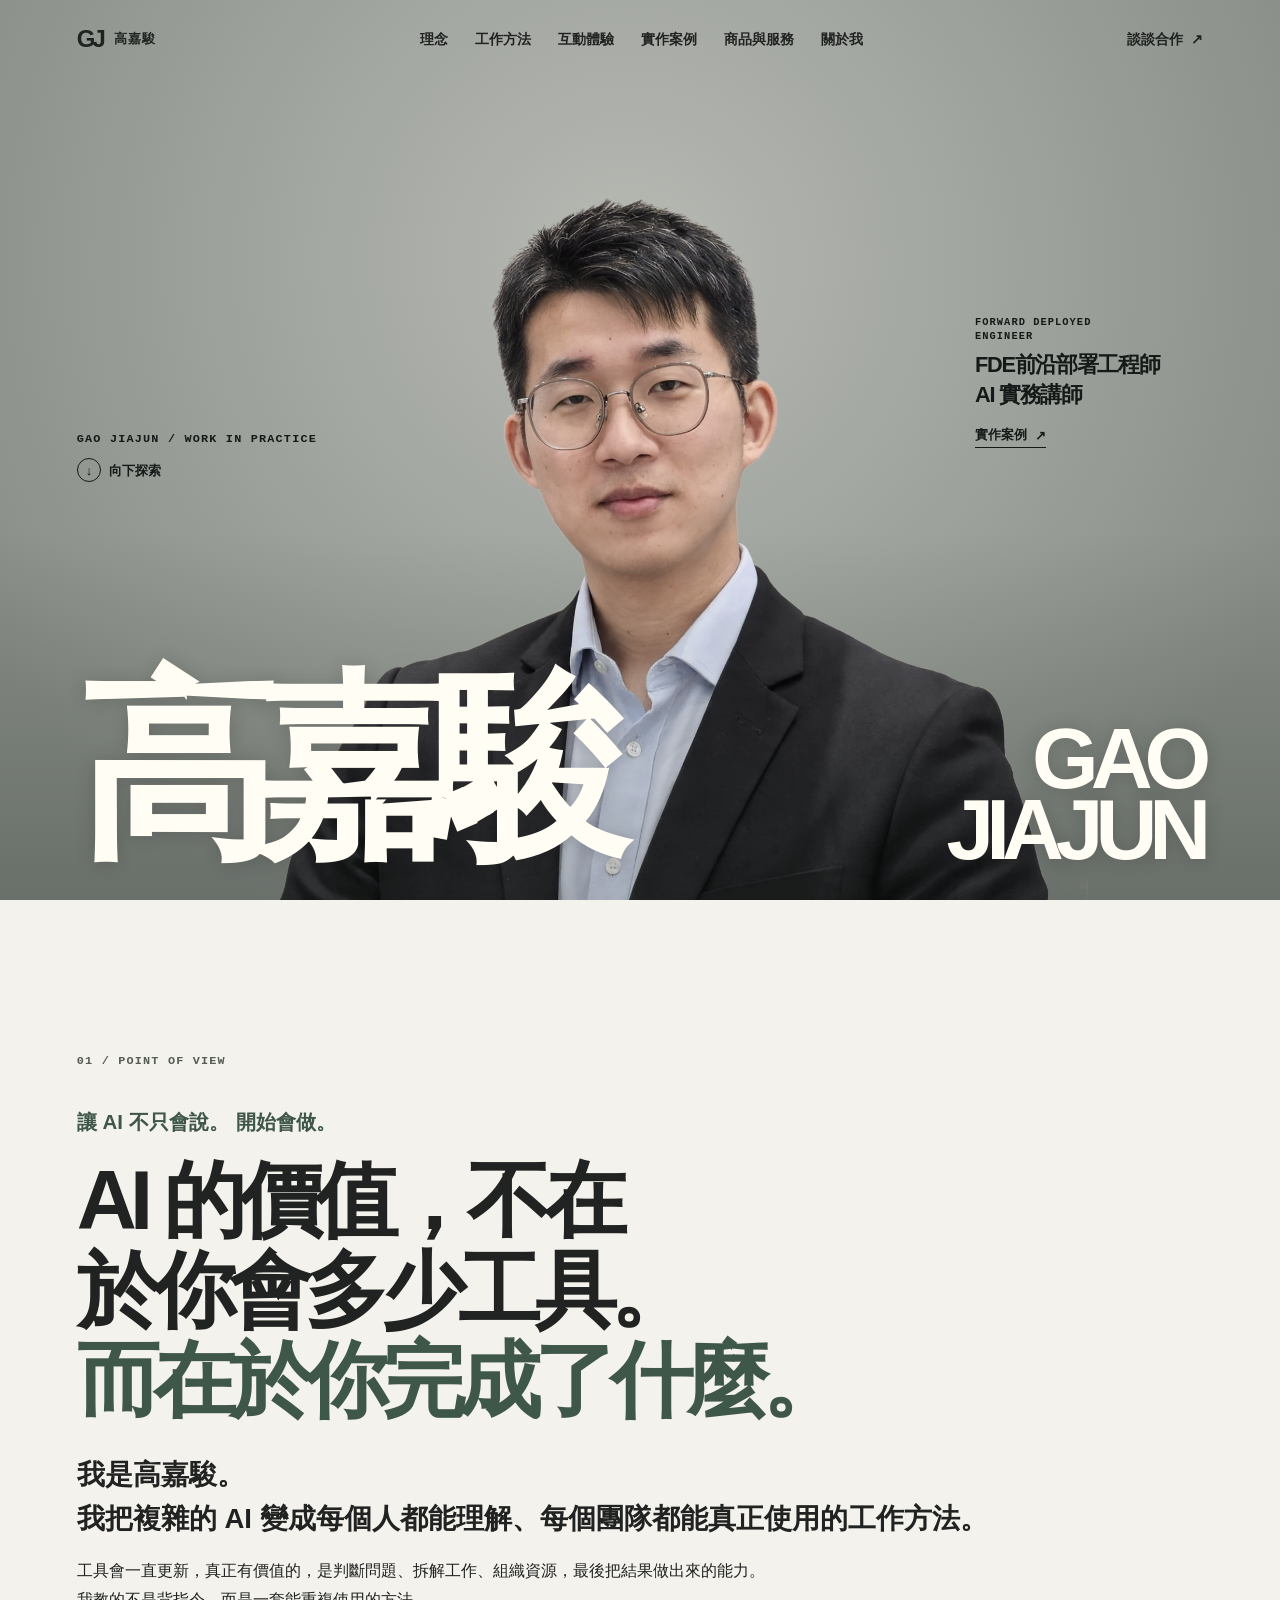
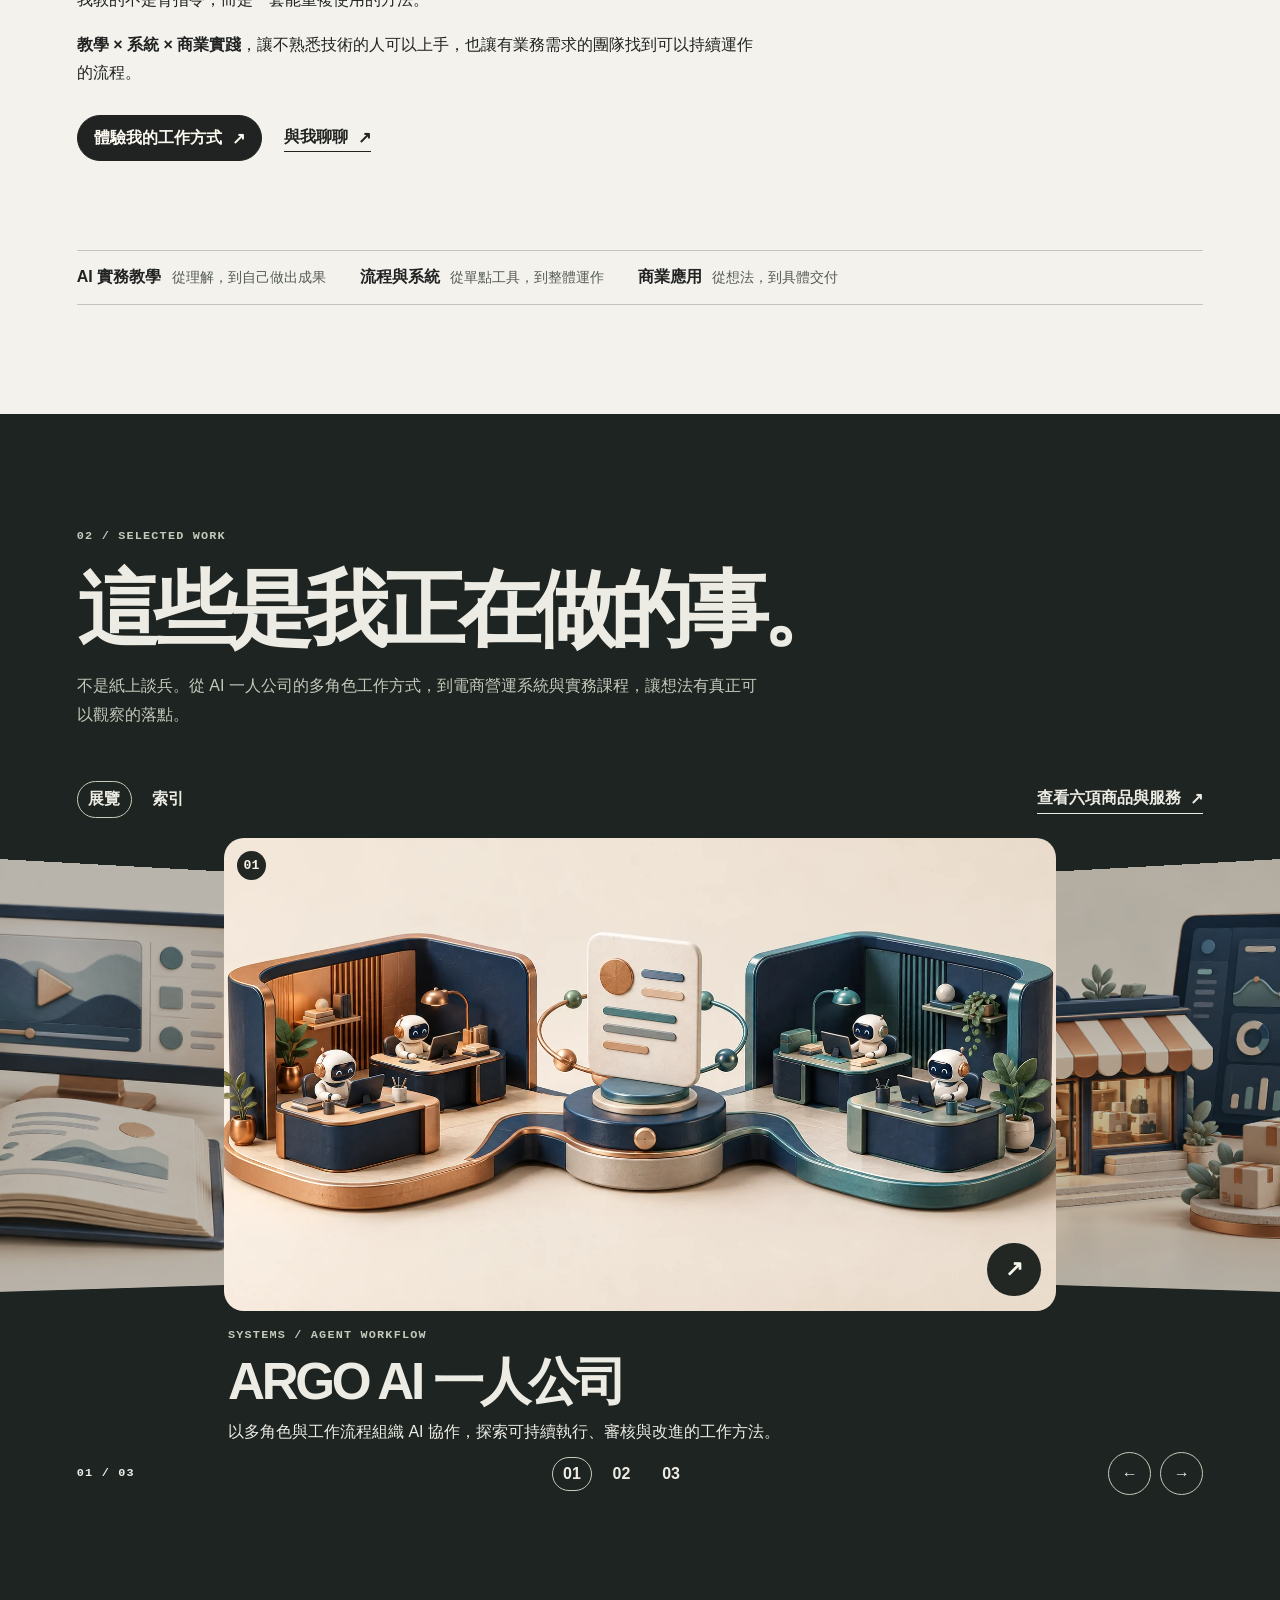
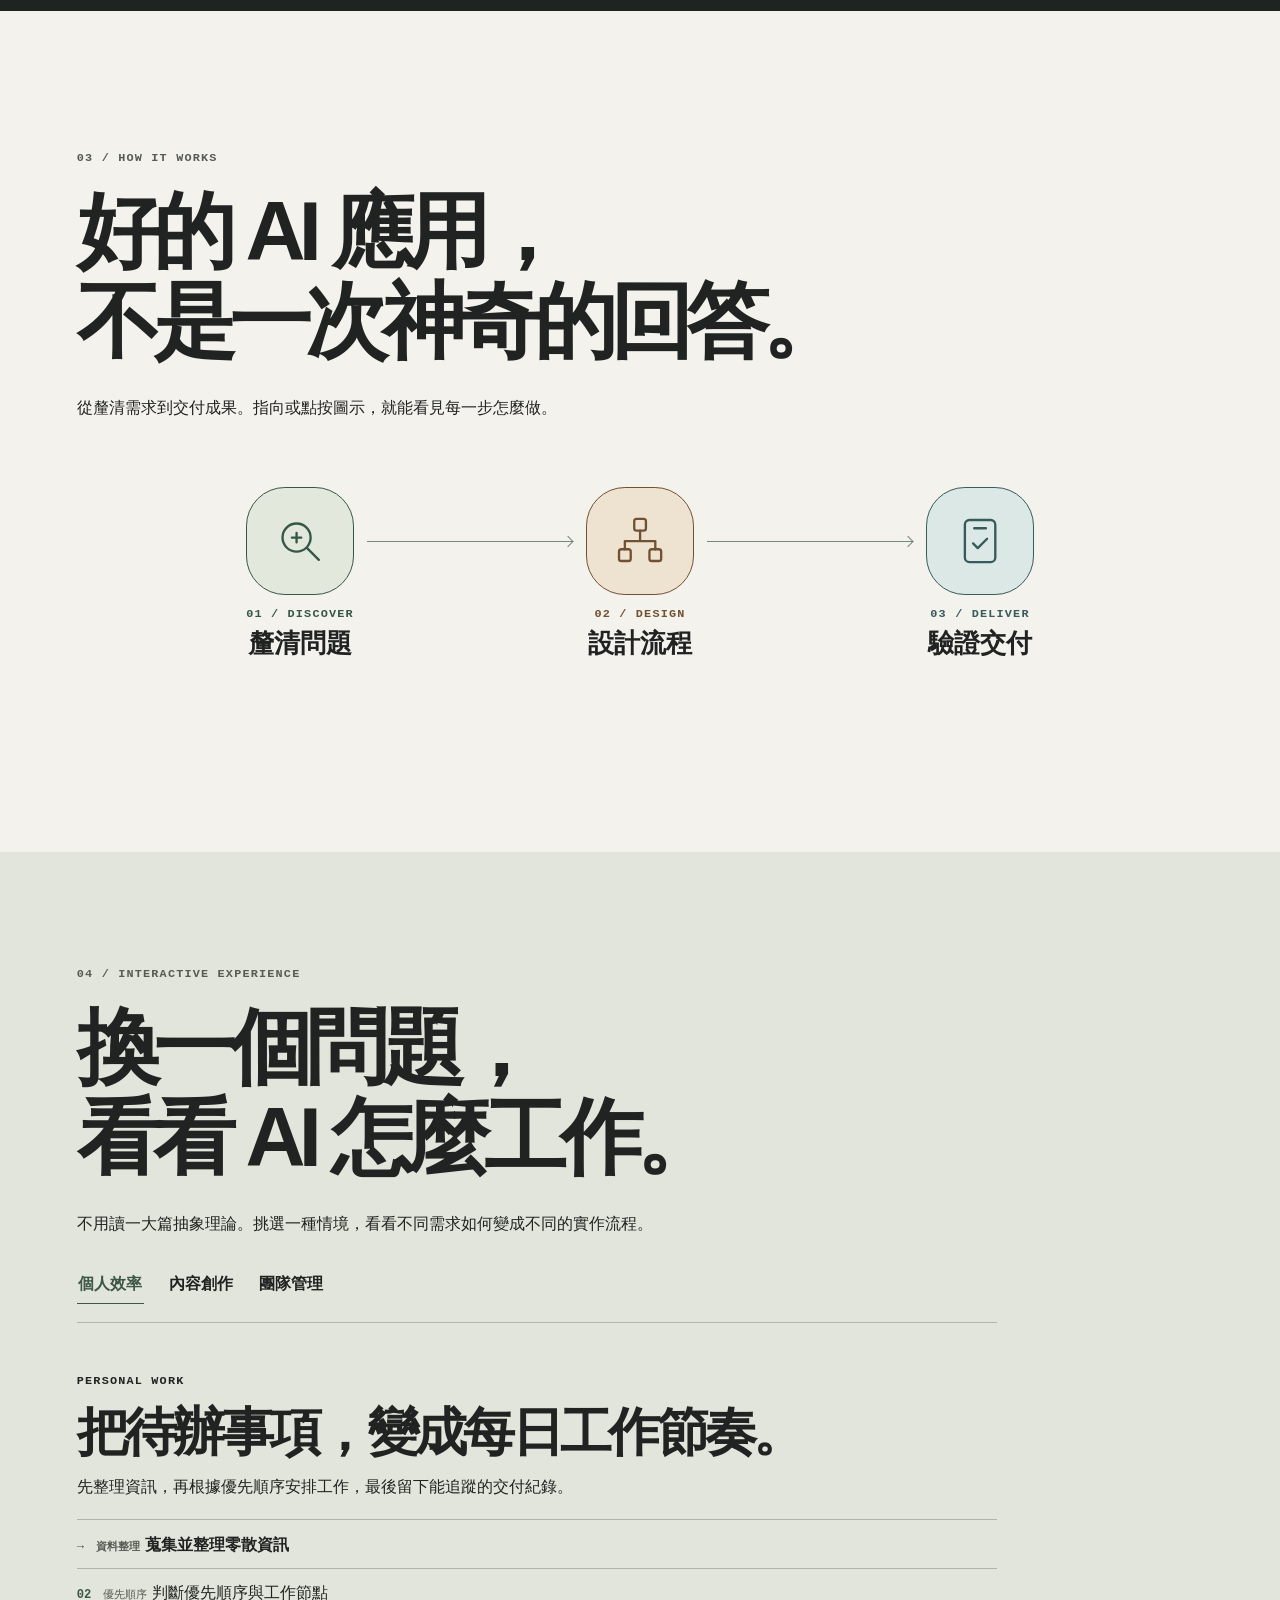
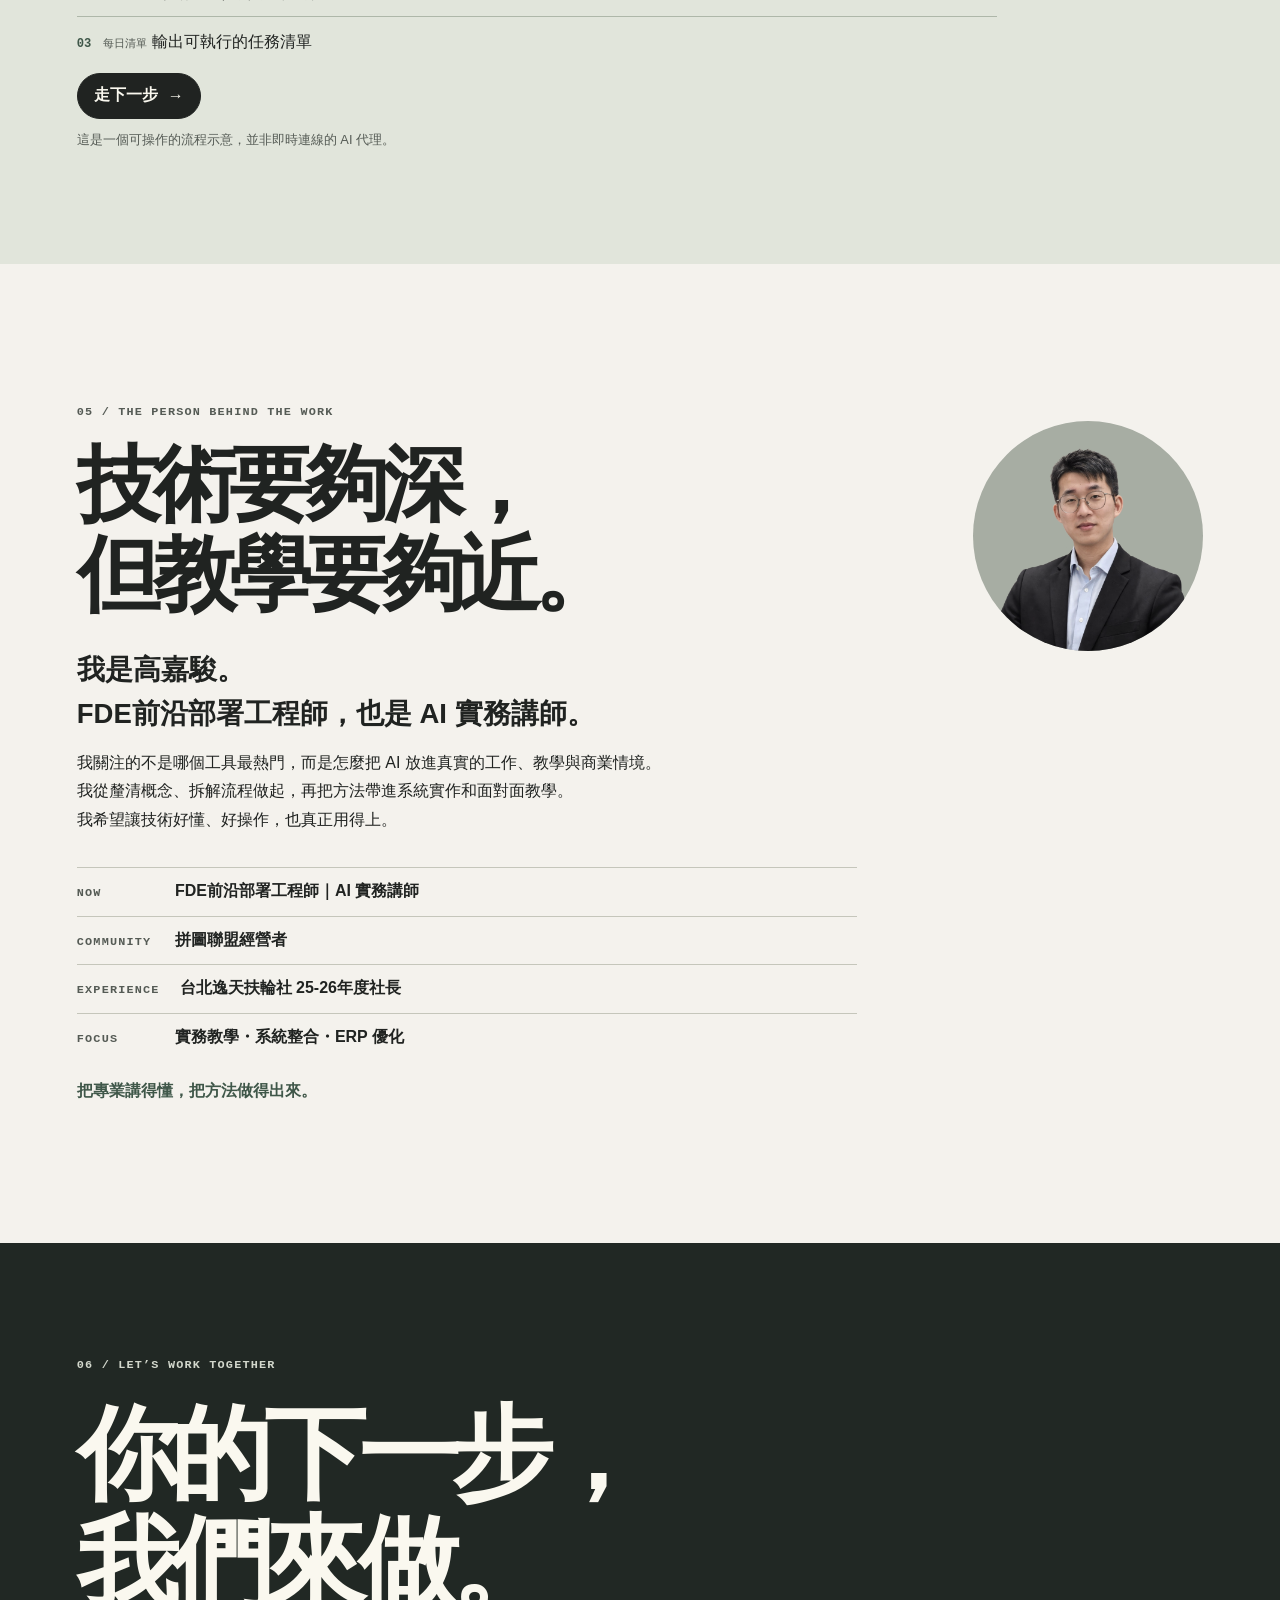
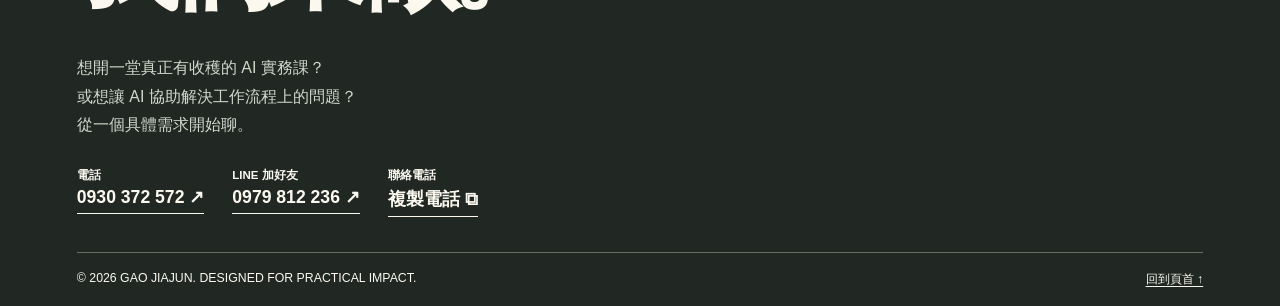
<file: index.html>
<!doctype html>
<html lang="zh-Hant">
<head>
  <meta charset="UTF-8">
  <meta name="viewport" content="width=device-width, initial-scale=1, viewport-fit=cover">
  <meta name="theme-color" content="#858986">
  <meta name="description" content="高嘉駿｜FDE前沿部署工程師與 AI 實務講師。從 AI 教學、工作流程到系統整合，協助個人與企業讓 AI 真正落地。">
  <title>高嘉駿 Gao Jiajun｜FDE前沿部署工程師・實務講師</title>
  <link rel="canonical" href="https://kuen0411.github.io/gao-jiajun-website/">
  <meta property="og:url" content="https://kuen0411.github.io/gao-jiajun-website/">
  <meta property="og:type" content="website">
  <meta property="og:locale" content="zh_TW">
  <meta property="og:title" content="高嘉駿｜把 AI 變成真正的工作力">
  <meta property="og:description" content="FDE前沿部署工程師與 AI 實務講師。從教學、工作流程到系統整合，讓 AI 真正用在工作中。">
  <meta property="og:image" content="https://kuen0411.github.io/gao-jiajun-website/assets/portrait.png">
  <link rel="icon" href="assets/favicon.svg" type="image/svg+xml">
  <link rel="stylesheet" href="assets/theme.css">
  <link rel="stylesheet" href="assets/style.css">
  <script src="assets/vendor/gsap.min.js" defer></script>
  <script src="assets/vendor/ScrollTrigger.min.js" defer></script>
  <script src="assets/main.js" defer></script>
</head>
<body>
  <a class="skip-link" href="#main">跳至主要內容</a>
  <header class="site-nav">
    <a class="signature" href="#top" aria-label="高嘉駿，回到首頁">GJ<span>高嘉駿</span></a>
    <nav class="desktop-nav" aria-label="主選單">
      <a href="#philosophy">理念</a><a href="#method">工作方法</a><a href="#lab">互動體驗</a>
      <a href="#projects">實作案例</a><a href="catalog/">商品與服務</a><a href="#about">關於我</a>
    </nav>
    <a class="nav-contact" href="#contact" data-contact>談談合作 <span aria-hidden="true">↗</span></a>
    <details class="mobile-menu">
      <summary>選單 <span aria-hidden="true">+</span></summary>
      <nav aria-label="手機選單">
        <a href="#philosophy">理念</a><a href="#method">工作方法</a><a href="#lab">互動體驗</a>
        <a href="#projects">實作案例</a><a href="catalog/">商品與服務</a><a href="#about">關於我</a>
        <a href="#contact" data-contact>談談合作 ↗</a>
      </nav>
    </details>
  </header>

  <main id="main">
    <section class="hero" id="top" aria-labelledby="hero-name">
      <div class="portrait-shell">
        <img class="hero-photo" src="assets/portrait.png" width="1536" height="1536" alt="高嘉駿本人形象照" fetchpriority="high">
      </div>
      <div class="hero-role">
        <p class="label">FORWARD DEPLOYED ENGINEER</p>
        <p>FDE前沿部署工程師<br>AI 實務講師</p>
        <a href="#projects" class="line-link">實作案例 <span aria-hidden="true">↗</span></a>
      </div>
      <div class="hero-caption">
        <span class="label">GAO JIAJUN / WORK IN PRACTICE</span>
        <a href="#philosophy"><span aria-hidden="true">↓</span> 向下探索</a>
      </div>
      <h1 class="hero-name" id="hero-name"><span>高嘉駿</span><small>GAO<br>JIAJUN</small></h1>
    </section>

    <section class="manifesto shell" id="philosophy" aria-labelledby="philosophy-title">
      <p class="label">01 / POINT OF VIEW</p>
      <p class="manifesto-kicker">讓 AI 不只會說。<strong>開始會做。</strong></p>
      <h2 id="philosophy-title">AI 的價值，不在於你會多少工具。<em>而在於你完成了什麼。</em></h2>
      <p class="lead">
        <span>我是高嘉駿。</span>
        <span>我把複雜的 AI 變成每個人都能理解、每個團隊都能真正使用的工作方法。</span>
      </p>
      <p class="measure">工具會一直更新，真正有價值的，是判斷問題、拆解工作、組織資源，最後把結果做出來的能力。我教的不是背指令，而是一套能重複使用的方法。</p>
      <p class="measure"><strong>教學 × 系統 × 商業實踐</strong>，讓不熟悉技術的人可以上手，也讓有業務需求的團隊找到可以持續運作的流程。</p>
      <div class="manifesto-actions">
        <a href="#lab" class="action">體驗我的工作方式 <span aria-hidden="true">↗</span></a>
        <a href="#contact" data-contact class="line-link">與我聊聊 <span aria-hidden="true">↗</span></a>
      </div>
      <dl class="practices">
        <div><dt>AI 實務教學</dt><dd>從理解，到自己做出成果</dd></div>
        <div><dt>流程與系統</dt><dd>從單點工具，到整體運作</dd></div>
        <div><dt>商業應用</dt><dd>從想法，到具體交付</dd></div>
      </dl>
    </section>

    <section class="exhibit" id="projects" aria-labelledby="project-title" data-view="index">
      <header class="section-heading shell">
        <p class="label">02 / SELECTED WORK</p>
        <h2 id="project-title">這些是我正在做的事。</h2>
        <p class="measure">不是紙上談兵。從 AI 一人公司的多角色工作方式，到電商營運系統與實務課程，讓想法有真正可以觀察的落點。</p>
      </header>
      <div class="gallery-top shell">
        <div class="gallery-modes" role="group" aria-label="作品展示方式" hidden>
          <button type="button" data-view-choice="gallery" aria-pressed="true">展覽</button>
          <button type="button" data-view-choice="index" aria-pressed="false">索引</button>
        </div>
        <a href="catalog/" class="line-link">查看六項商品與服務 <span aria-hidden="true">↗</span></a>
      </div>
      <div class="project-stage" role="region" aria-label="實作案例">
        <article class="project" data-project="argo" style="--case-tone:#b49a7e">
          <a class="project-open" href="#case-argo" data-case="argo">
            <img src="catalog/assets/agents.webp" width="2048" height="1152" alt="AI 多角色協作的情境插圖" loading="lazy">
            <span class="frame-index" aria-hidden="true">01</span><span class="project-enter" aria-hidden="true">↗</span>
          </a>
          <div class="project-text">
            <p class="label">SYSTEMS / AGENT WORKFLOW</p><h3>ARGO AI 一人公司</h3>
            <p>以多角色與工作流程組織 AI 協作，探索可持續執行、審核與改進的工作方法。</p>
          </div>
        </article>
        <article class="project" data-project="commerce" style="--case-tone:#a69884">
          <a class="project-open" href="#case-commerce" data-case="commerce">
            <img src="catalog/assets/commerce.webp" width="2048" height="1152" alt="店鋪、平台帳號與營運任務的情境插圖" loading="lazy">
            <span class="frame-index" aria-hidden="true">02</span><span class="project-enter" aria-hidden="true">↗</span>
          </a>
          <div class="project-text">
            <p class="label">PRODUCT / OPERATIONS</p><h3>ARGO Commerce OS</h3>
            <p>整合合作對象、任務流程與營運資訊的管理系統。</p>
          </div>
        </article>
        <article class="project" data-project="course" style="--case-tone:#b5a891">
          <a class="project-open" href="#case-course" data-case="course">
            <img src="catalog/assets/course.webp" width="2048" height="1152" alt="AI 實務課程與工作坊的情境插圖" loading="lazy">
            <span class="frame-index" aria-hidden="true">03</span><span class="project-enter" aria-hidden="true">↗</span>
          </a>
          <div class="project-text">
            <p class="label">LEARNING / WORKSHOP</p><h3>AI 實務課程</h3>
            <p>從零基礎引導到操作，讓學員親手完成任務。</p>
          </div>
        </article>
      </div>
      <div class="gallery-controls shell" hidden>
        <span class="gallery-position label" aria-hidden="true">01 / 03</span>
        <div class="gallery-jumps" role="group" aria-label="選擇作品">
          <button type="button" data-jump="0" aria-label="ARGO AI 一人公司" aria-pressed="true">01</button>
          <button type="button" data-jump="1" aria-label="ARGO Commerce OS" aria-pressed="false">02</button>
          <button type="button" data-jump="2" aria-label="AI 實務課程" aria-pressed="false">03</button>
        </div>
        <div class="gallery-arrows">
          <button type="button" data-shift="-1" aria-label="上一個案例">←</button>
          <button type="button" data-shift="1" aria-label="下一個案例">→</button>
        </div>
      </div>
      <p class="sr-only" id="gallery-status" role="status"></p>

      <details class="case-transcript" id="case-argo">
        <summary>ARGO｜AI 一人公司</summary>
        <p>這是持續迭代的多角色 AI 工作方式，目標是讓任務不只停留在對話，還能經過拆解、協作、檢查與交付。</p>
        <dl><div><dt>核心方向</dt><dd>多角色工作、任務路由、審核機制</dd></div>
        <div><dt>應用情境</dt><dd>內容、生產力、專案管理與自動化</dd></div>
        <div><dt>展示狀態</dt><dd>系統概念與流程展示；非對外公開完整部署</dd></div></dl>
      </details>
      <details class="case-transcript" id="case-commerce">
        <summary>ARGO Commerce OS</summary>
        <p>針對電商合作與營運管理所規劃的管理系統，以合作對象、平台帳號、任務追蹤、營運紀錄與權責協調為核心。</p>
        <dl><div><dt>服務對象</dt><dd>號主、店主與第三方管理方</dd></div>
        <div><dt>設計重點</dt><dd>CRM、營運可見性與責任追蹤</dd></div>
        <div><dt>展示狀態</dt><dd>互動展示及持續優化中的專案</dd></div></dl>
      </details>
      <details class="case-transcript" id="case-course">
        <summary>AI 實務課程與工作坊</summary>
        <p>以「學員自己做得出來」為核心，從基礎理解到任務拆解、提示詞與工作流程，逐步引導實際操作。</p>
        <dl><div><dt>教學形式</dt><dd>新手入門、工作坊、實際操作</dd></div>
        <div><dt>課程主題</dt><dd>AI 助理、工作流程、個人品牌與商業應用</dd></div>
        <div><dt>教學原則</dt><dd>以實作成果與學員理解為優先</dd></div></dl>
      </details>
    </section>

    <section class="method shell" id="method" aria-labelledby="method-title">
      <header class="section-heading">
        <p class="label">03 / HOW IT WORKS</p>
        <h2 id="method-title">好的 AI 應用，<br>不是一次神奇的回答。</h2>
        <p class="measure">從釐清需求到交付成果。指向或點按圖示，就能看見每一步怎麼做。</p>
      </header>
      <ol class="method-steps" role="list" aria-label="三步工作流程">
        <li>
          <details class="method-step" name="method-flow">
            <summary>
              <span class="method-icon" aria-hidden="true">
                <svg viewBox="0 0 48 48"><circle cx="21" cy="21" r="12"/><path d="m30 30 10 10M17 21h8m-4-4v8"/></svg>
              </span>
              <span class="method-label"><span class="label">01 / DISCOVER</span><strong>釐清問題</strong></span>
            </summary>
            <div class="method-note"><p>先看工作情境、目標和限制，找出真正需要解決的問題。</p></div>
          </details>
        </li>
        <li>
          <details class="method-step" name="method-flow">
            <summary>
              <span class="method-icon" aria-hidden="true">
                <svg viewBox="0 0 48 48"><path d="M24 15v9m-13 7v-7h26v7"/><rect x="19" y="5" width="10" height="10" rx="2"/><rect x="6" y="31" width="10" height="10" rx="2"/><rect x="32" y="31" width="10" height="10" rx="2"/></svg>
              </span>
              <span class="method-label"><span class="label">02 / DESIGN</span><strong>設計流程</strong></span>
            </summary>
            <div class="method-note"><p>拆解任務，安排工具、操作順序與檢查點。</p></div>
          </details>
        </li>
        <li>
          <details class="method-step" name="method-flow">
            <summary>
              <span class="method-icon" aria-hidden="true">
                <svg viewBox="0 0 48 48"><rect x="11" y="6" width="26" height="36" rx="4"/><path d="M19 13h10m-11 13 4 4 8-8"/></svg>
              </span>
              <span class="method-label"><span class="label">03 / DELIVER</span><strong>驗證交付</strong></span>
            </summary>
            <div class="method-note"><p>用範例跑一次，確認結果，再把做法交給使用者。</p></div>
          </details>
        </li>
      </ol>
    </section>

    <section class="lab" id="lab" aria-labelledby="lab-title">
      <div class="shell">
        <header class="section-heading">
          <p class="label">04 / INTERACTIVE EXPERIENCE</p>
          <h2 id="lab-title">換一個問題，<br>看看 AI 怎麼工作。</h2>
          <p class="measure">不用讀一大篇抽象理論。挑選一種情境，看看不同需求如何變成不同的實作流程。</p>
        </header>
        <div class="scenarios" role="group" aria-label="選擇情境" hidden>
          <button type="button" data-scenario="0" aria-pressed="true">個人效率</button>
          <button type="button" data-scenario="1" aria-pressed="false">內容創作</button>
          <button type="button" data-scenario="2" aria-pressed="false">團隊管理</button>
        </div>
        <div class="exercise">
          <div class="exercise-intro" aria-live="polite">
            <p class="label" id="scenario-type">PERSONAL WORK</p>
            <h3 id="scenario-title">把待辦事項，變成每日工作節奏。</h3>
            <p id="scenario-description">先整理資訊，再根據優先順序安排工作，最後留下能追蹤的交付紀錄。</p>
          </div>
          <ol class="exercise-steps" id="scenario-steps">
            <li>蒐集並整理零散資訊</li><li>判斷優先順序與工作節點</li><li>輸出可執行的任務清單</li>
          </ol>
          <div class="exercise-tools" hidden>
            <button type="button" id="exercise-next" class="action">走下一步 <span aria-hidden="true">→</span></button>
          </div>
          <p class="sr-only" id="exercise-status" role="status"></p>
          <p class="exercise-note">這是一個可操作的流程示意，並非即時連線的 AI 代理。</p>
        </div>
      </div>
    </section>

    <section class="about shell" id="about" aria-labelledby="about-title">
      <p class="label">05 / THE PERSON BEHIND THE WORK</p>
      <div class="about-portrait"><img src="assets/portrait.png" width="1536" height="1536" alt="高嘉駿本人形象照" loading="lazy"></div>
      <h2 id="about-title">技術要夠深，<br>但教學要夠近。</h2>
      <p class="lead">我是高嘉駿。<br>FDE前沿部署工程師，也是 AI 實務講師。</p>
      <p class="measure">
        <span>我關注的不是哪個工具最熱門，而是怎麼把 AI 放進真實的工作、教學與商業情境。</span>
        <span>我從釐清概念、拆解流程做起，再把方法帶進系統實作和面對面教學。</span>
        <span>我希望讓技術好懂、好操作，也真正用得上。</span>
      </p>
      <dl class="career">
        <div><dt class="label">NOW</dt><dd>FDE前沿部署工程師｜AI 實務講師</dd></div>
        <div><dt class="label">COMMUNITY</dt><dd>拼圖聯盟經營者</dd></div>
        <div><dt class="label">EXPERIENCE</dt><dd>台北逸天扶輪社 25-26年度社長</dd></div>
        <div><dt class="label">FOCUS</dt><dd>實務教學・系統整合・ERP 優化</dd></div>
      </dl>
      <p class="about-line">把專業講得懂，把方法做得出來。</p>
    </section>

    <section class="contact" id="contact" aria-labelledby="contact-title">
      <div class="shell">
        <p class="label">06 / LET’S WORK TOGETHER</p>
        <h2 id="contact-title" tabindex="-1">你的下一步，<br>我們來做。</h2>
        <p class="measure">
          <span>想開一堂真正有收穫的 AI 實務課？</span>
          <span>或想讓 AI 協助解決工作流程上的問題？</span>
          <span>從一個具體需求開始聊。</span>
        </p>
        <div class="contact-actions">
          <a href="tel:+886930372572"><small>電話</small>0930 372 572 <span aria-hidden="true">↗</span></a>
          <a href="https://line.me/ti/p/6uurTkyff9"><small>LINE 加好友</small>0979 812 236 <span aria-hidden="true">↗</span></a>
          <button type="button" data-copy="0930372572"><small>聯絡電話</small>複製電話 <span aria-hidden="true">⧉</span></button>
        </div>
        <footer class="foot"><p>© 2026 GAO JIAJUN. DESIGNED FOR PRACTICAL IMPACT.</p><a href="#top">回到頁首 ↑</a></footer>
      </div>
    </section>
  </main>

  <dialog class="case-dialog" aria-labelledby="case-title">
    <div class="case-dialog-content">
      <form method="dialog"><button class="dialog-close" aria-label="關閉案例" autofocus>×</button></form>
      <div class="case-dialog-media"><img alt="" width="2048" height="1152"></div>
      <div class="case-dialog-text">
        <p class="label" id="case-label"></p><h2 id="case-title"></h2><div id="case-body"></div>
        <a class="action" href="#contact" id="case-contact">聯絡討論 <span aria-hidden="true">↗</span></a>
      </div>
    </div>
  </dialog>
  <dialog class="contact-dialog" aria-labelledby="connect-title">
    <form method="dialog"><button class="dialog-close" aria-label="關閉聯絡方式" autofocus>×</button></form>
    <p class="label">CONNECT / GAO JIAJUN</p><h2 id="connect-title">從你的需求開始聊。</h2>
    <p>如果你正在規劃 AI 課程、想改善既有工作流程，或需要討論系統整合，可以透過以下方式聯絡我。</p>
    <div class="contact-actions">
      <a href="tel:+886930372572"><small>電話</small>0930 372 572 <span aria-hidden="true">↗</span></a>
      <a href="https://line.me/ti/p/6uurTkyff9"><small>LINE 加好友</small>0979 812 236 <span aria-hidden="true">↗</span></a>
    </div>
    <p class="measure">AI 實務課程・工作流程・系統整合</p>
  </dialog>
  <p class="toast" role="status" aria-live="polite"></p>
</body>
</html>
</file>
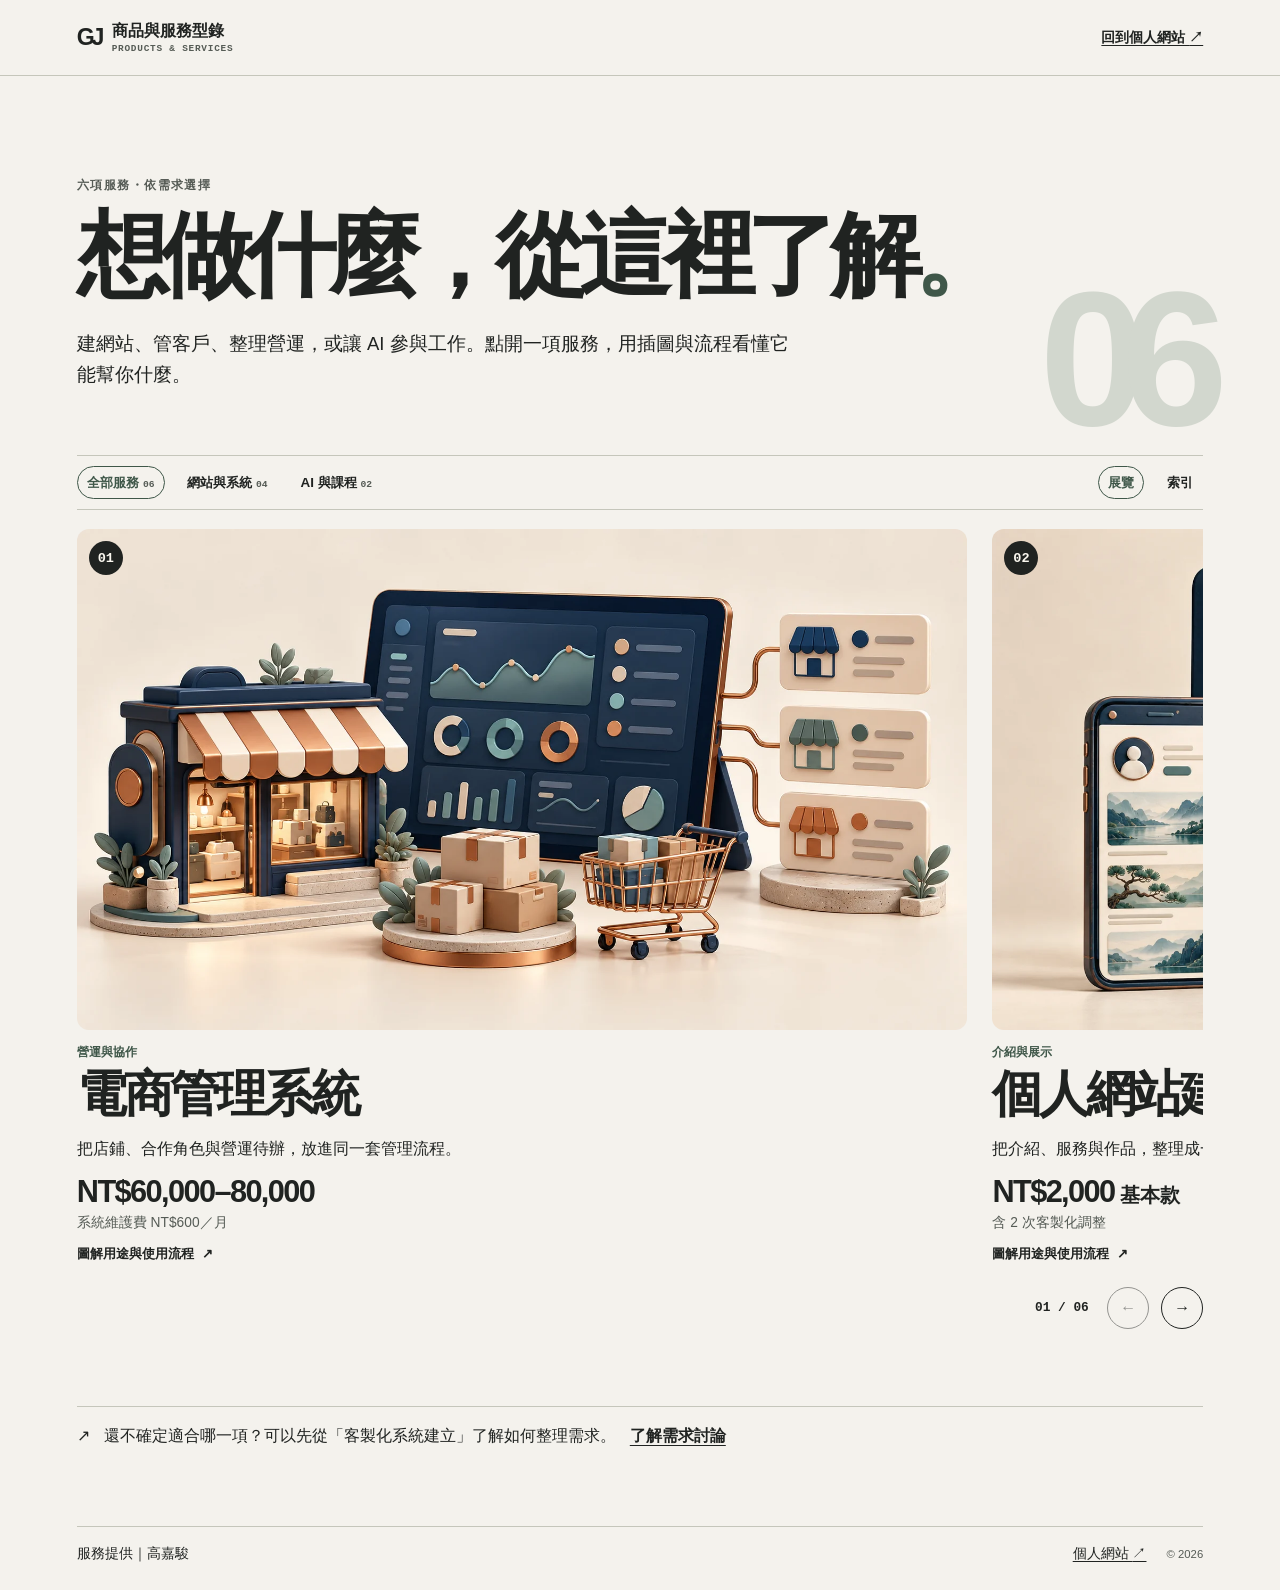
<file: catalog/index.html>
<!doctype html>
<html lang="zh-Hant">
<head>
<meta charset="UTF-8"><meta name="viewport" content="width=device-width, initial-scale=1"><meta name="theme-color" content="#f4f2ed">
<title>商品與服務型錄｜高嘉駿</title>
<meta name="description" content="六項商品與服務：電商管理、個人網站、客戶管理、AI Agent 協作、AI 一人公司課程與客製系統。透過插圖、情境與互動流程了解用途。">
<link rel="icon" href="[data-uri]" type="image/svg+xml"><link rel="stylesheet" href="../assets/theme.css"><link rel="stylesheet" href="assets/style.css">
<link rel="canonical" href="https://kuen0411.github.io/gao-jiajun-website/catalog/">
<meta property="og:url" content="https://kuen0411.github.io/gao-jiajun-website/catalog/">
<meta property="og:title" content="商品與服務型錄｜高嘉駿"><meta property="og:description" content="先看用途，再點開插圖、功能與流程，了解適合你的服務。"><meta property="og:type" content="website">
</head>
<body>
<a class="skip-link" href="#main">跳至主要內容</a>
<header class="catalog-header"><a href="#" class="catalog-brand" aria-label="商品與服務型錄，返回總覽"><span class="catalog-symbol" aria-hidden="true">GJ</span><span>商品與服務型錄<small>PRODUCTS & SERVICES</small></span></a><a class="personal-link" href="../" target="_blank" rel="noopener noreferrer">回到個人網站 <span aria-hidden="true">↗</span></a></header>
<main id="main">
<div id="catalog-view" class="wrap" data-layout="index">
<section class="catalog-intro" aria-labelledby="catalog-title"><div><p class="eyebrow">六項服務・依需求選擇</p><h1 id="catalog-title">想做什麼，從這裡了解<span>。</span></h1><p>建網站、管客戶、整理營運，或讓 AI 參與工作。<br class="mobile-break">點開一項服務，用插圖與流程看懂它能幫你什麼。</p></div><span class="intro-count" aria-hidden="true">06<small>項商品與服務</small></span></section>
<div class="catalog-toolbar"><div class="filters" role="group" aria-label="篩選商品與服務"><button class="filter active" data-filter="all" aria-pressed="true">全部服務 <span>06</span></button><button class="filter" data-filter="systems" aria-pressed="false">網站與系統 <span>04</span></button><button class="filter" data-filter="ai" aria-pressed="false">AI 與課程 <span>02</span></button></div><div class="catalog-modes" role="group" aria-label="型錄瀏覽方式" hidden><button type="button" data-layout-choice="gallery" aria-pressed="true">展覽</button><button type="button" data-layout-choice="index" aria-pressed="false">索引</button></div></div>
<p id="filter-status" class="sr-only" aria-live="polite"></p><section id="product-grid" class="product-grid" aria-label="六項商品與服務"></section>
<div class="catalog-controls" hidden><p id="catalog-position" role="status"></p><button type="button" data-catalog-shift="-1" aria-label="上一項服務">←</button><button type="button" data-catalog-shift="1" aria-label="下一項服務">→</button></div>
<div class="catalog-note"><span aria-hidden="true">↗</span><p>還不確定適合哪一項？可以先從「客製化系統建立」了解如何整理需求。</p><a href="#service/custom">了解需求討論</a></div>
</div>
<div id="product-view" hidden></div>
<noscript><p class="wrap">請開啟 JavaScript，以查看六項服務與互動流程。</p></noscript>
</main>
<footer class="catalog-footer wrap"><p>服務提供｜高嘉駿</p><a href="../" target="_blank" rel="noopener noreferrer">個人網站 <span aria-hidden="true">↗</span></a><small>© 2026</small></footer>
<dialog id="inquiry-dialog" aria-labelledby="inquiry-title"><button class="close-dialog" aria-label="關閉" type="button">×</button><p class="eyebrow">服務詢問</p><h2 id="inquiry-title">帶著你的需求來聊聊。</h2><p class="dialog-intro">把想做的事簡單寫下來，複製後透過我們原本聯絡的方式傳給我。</p><form id="inquiry-form"><label for="interest">想了解的服務</label><select id="interest"><option value="還不確定，想先討論">還不確定，想先討論</option></select><label for="need">我想解決的事情</label><textarea id="need" rows="4" placeholder="例如：想把客戶資料與每次聯絡的紀錄放在一起，方便後續追蹤。"></textarea><button class="button primary" type="submit">複製詢問內容 <span aria-hidden="true">⧉</span></button><p class="copy-status" role="status" aria-live="polite"></p></form><a class="dialog-personal" href="../" target="_blank" rel="noopener noreferrer">前往個人網站 ↗</a></dialog>
<script src="assets/main.js" defer></script>
</body></html>
</file>
<file: assets/theme.css>
:root {
  color-scheme: light;
  --paper: #f4f2ed;
  --ink: #202321;
  --muted: #555b55;
  --line: #c5c6bb;
  --shade: #e3e5dc;
  --accent: #3f5749;
  --display: "Arial", "Microsoft JhengHei", "PingFang TC", sans-serif;
  --body: "Segoe UI", "Microsoft JhengHei", "PingFang TC", sans-serif;
  --mono: "Cascadia Code", Consolas, "Microsoft JhengHei", monospace;
  --edge: clamp(18px, 6vw, 96px);
  font-family: var(--body);
  color: var(--ink);
  background: var(--paper);
}

*, *::before, *::after { box-sizing: border-box; }
body, h1, h2, h3, h4, p, dl, dd, figure { margin: 0; }
a { color: inherit; text-underline-offset: .23em; }
img { display: block; max-width: 100%; }
button, textarea, select { font: inherit; color: inherit; }
button { cursor: pointer; }
[hidden] { display: none !important; }
:focus-visible { outline: 2px solid #356494; outline-offset: 4px; }
.shell { width: min(calc(100% - var(--edge) * 2), 1390px); margin-inline: auto; }
.label { font: 650 .74rem/1.35 var(--mono); letter-spacing: .1em; }
.skip-link { position: fixed; top: 12px; left: 12px; z-index: 10; padding: .6em .8em; transform: translateY(-180%); color: var(--ink); background: var(--paper); }
.skip-link:focus { transform: none; }
.sr-only { position: absolute; width: 1px; height: 1px; padding: 0; margin: -1px; overflow: hidden; clip-path: inset(50%); white-space: nowrap; }
</file>
<file: assets/style.css>
.site-nav {
  position: absolute; z-index: 3; inset: 0 0 auto; min-height: 78px; padding: 18px var(--edge);
  display: flex; align-items: center; justify-content: space-between; gap: 20px;
}
.signature {
  display: inline-flex; align-items: center; gap: 11px;
  text-decoration: none; font-size: 1.5rem; font-weight: 850; letter-spacing: -.12em;
}
.signature span { font-size: .84rem; letter-spacing: .07em; font-weight: 750; }
.desktop-nav { display: flex; justify-content: center; flex-wrap: wrap; gap: 9px clamp(13px, 2.1vw, 36px); }
.desktop-nav a, .nav-contact { text-decoration: none; font-size: .88rem; font-weight: 700; white-space: nowrap; }
.desktop-nav a:hover, .nav-contact:hover { text-decoration: underline; }
.nav-contact { display: inline-flex; align-items: center; gap: .6em; }
.mobile-menu { display: none; }

.hero {
  position: relative; isolation: isolate; overflow: clip; min-height: clamp(660px, 100svh, 1060px);
  color: #151918; background: radial-gradient(ellipse at 49% 29%, #b7b9b3 0%, #a2a6a0 37%, #888d87 81%);
}
.portrait-shell { position: absolute; inset: 0; pointer-events: none; }
.hero-photo {
  position: absolute; width: min(70vw, calc((100svh - 54px) * 1.16), 1010px); max-width: none; height: auto;
  left: 50%; bottom: clamp(-117px, -6.8vw, -42px); translate: -50% 0;
  filter: saturate(.64); user-select: none;
}
.hero::after {
  position: absolute; z-index: 0; content: ""; inset: auto 0 0; height: 41%;
  background: linear-gradient(transparent, #151d1a44); pointer-events: none;
}
.hero-role, .hero-caption { position: absolute; z-index: 1; }
.hero-role { left: max(75%, calc(100% - 305px)); top: 35%; padding-right: var(--edge); }
.hero-role .label { font-size: .65rem; max-width: 21ch; margin-bottom: .65em; }
.hero-role > p:nth-child(2) { font-size: clamp(.96rem, 1.7vw, 1.55rem); line-height: 1.38; font-weight: 750; letter-spacing: -.06em; }
.hero-role .line-link { margin-top: .95rem; font-size: .79rem; }
.hero-caption { left: var(--edge); top: 48%; display: grid; gap: 10px; }
.hero-caption a { width: max-content; text-decoration: none; font-size: .8rem; font-weight: 750; }
.hero-caption a:hover { text-decoration: underline; }
.hero-caption a span { display: inline-grid; place-items: center; width: 1.9em; height: 1.9em; margin-right: .35em; border: 1px solid currentColor; border-radius: 50%; }
.hero-name {
  position: absolute; z-index: 1; inset: auto var(--edge) clamp(18px, 4vh, 62px);
  display: flex; align-items: end; justify-content: space-between; gap: 16px; color: #fffdf4;
  font: 850 clamp(6.3rem, 15.6vw, 15rem)/.95 var(--display); letter-spacing: -.12em;
  text-shadow: 0 2px 18px #20232135;
}
.hero-name span { white-space: nowrap; }
.hero-name small { font: 730 clamp(2.4rem, 6.7vw, 6.7rem)/.82 var(--display); letter-spacing: -.094em; text-align: right; }
.hero-name, .hero-role { overflow-wrap: anywhere; }

.section-heading h2, .manifesto h2, .about h2, .contact h2 {
  margin-block: .24em .33em; font: 760 clamp(2.65rem, 6.5vw, 6.8rem)/1.08 var(--display);
  letter-spacing: -.082em; text-wrap: balance;
}
.section-heading .label, .manifesto > .label, .about > .label { color: var(--muted); }
.measure { max-width: 43em; line-height: 1.8; }
.lead { max-width: 34em; font-size: clamp(1.08rem, 2.25vw, 1.72rem); line-height: 1.6; font-weight: 680; }
.manifesto .lead > span, .about .measure > span, .contact .measure > span {
  display: block; text-wrap: balance; line-break: strict;
}
.line-link, .action { display: inline-flex; gap: .6em; align-items: center; font-weight: 750; text-decoration: none; }
.line-link { padding: .18em 0 .24em; border: 0; border-bottom: 1px solid currentColor; background: none; }
.line-link:hover { border-bottom-width: 2px; padding-bottom: calc(.24em - 1px); }
.action { padding: .71em 1.02em; border: 1px solid var(--ink); border-radius: 100px; background: var(--ink); color: #faf8ef; }
.action:hover { background: var(--accent); border-color: var(--accent); }

.manifesto { padding-block: clamp(68px, 12vw, 175px) clamp(62px, 8.5vw, 126px); }
.manifesto-kicker { margin-top: clamp(19px, 3vw, 46px); color: var(--accent); font-size: clamp(1rem, 1.6vw, 1.36rem); font-weight: 650; }
.manifesto-kicker strong { margin-left: .35em; }
.manifesto h2 { max-width: 16em; }
.manifesto h2 em { display: block; font-style: normal; color: var(--accent); }
.manifesto > .measure { margin-top: 1em; }
.manifesto-actions { display: flex; flex-wrap: wrap; gap: 15px 22px; align-items: center; margin-top: 27px; }
.practices {
  margin-top: clamp(36px, 7vw, 91px); display: flex; flex-wrap: wrap; gap: 13px 34px;
  padding-block: 16px; border-block: 1px solid var(--line);
}
.practices div { display: flex; flex-wrap: wrap; gap: .35em .65em; align-items: baseline; }
.practices dt { font-weight: 750; }
.practices dd { color: var(--muted); font-size: .9rem; }

.exhibit {
  --gallery-paper: #edece4; padding-block: clamp(62px, 9vw, 130px);
  background: #1e2421; color: var(--gallery-paper); overflow: clip;
}
.exhibit .section-heading .label, .exhibit .measure { color: #c4c9bb; }
.exhibit .section-heading h2 { margin-bottom: .2em; }
.gallery-top {
  display: flex; justify-content: space-between; align-items: center; flex-wrap: wrap; gap: 12px 24px;
  margin-block: clamp(22px, 4vw, 54px) 20px;
}
.gallery-top > a { margin-left: auto; }
.gallery-modes, .gallery-jumps, .gallery-arrows { display: flex; align-items: center; gap: 9px; }
.gallery-modes button, .gallery-jumps button {
  color: inherit; padding: .44em .65em; border: 1px solid transparent; background: transparent;
  border-radius: 100px; font-weight: 700;
}
.gallery-modes button[aria-pressed="true"], .gallery-jumps button[aria-pressed="true"] { border-color: #c5ccba; }
.gallery-modes button:hover, .gallery-jumps button:hover { background: #ffffff12; }
.project-stage { position: relative; }
.project-open { display: block; position: relative; background: var(--case-tone); color: #f9f5ed; overflow: hidden; }
.project-open img { width: 100%; height: auto; aspect-ratio: 16 / 9; object-fit: cover; }
.frame-index, .project-enter {
  position: absolute; display: grid; place-items: center; background: #222724; color: #f7f4ea;
  font-weight: 750; pointer-events: none;
}
.frame-index { top: 13px; left: 13px; min-width: 2.2em; min-height: 2.2em; border-radius: 50%; font: 750 .82rem/1 var(--mono); }
.project-enter { right: 15px; bottom: 15px; width: clamp(36px, 4.2vw, 55px); aspect-ratio: 1; border-radius: 50%; font-size: clamp(1rem, 1.7vw, 1.4rem); }
.project-open:hover .project-enter { background: #ece8d9; color: var(--ink); }
.project-text .label { color: #c4c9bb; }
.project-text h3 { margin-block: .17em .18em; font: 780 clamp(1.65rem, 4vw, 4rem)/1.12 var(--display); letter-spacing: -.065em; }
.project-text p:last-child { line-height: 1.55; max-width: 39em; }

[data-view="gallery"] .project-stage {
  height: calc(clamp(205px, 37vw, 560px) + clamp(118px, 10vw, 148px));
  perspective: 1600px; touch-action: pan-y;
}
[data-view="gallery"] .project {
  position: absolute; top: 0; left: 50%; width: min(65%, 940px); min-width: 0;
  z-index: var(--layer, 1);
  transform: translateX(calc(-50% + var(--offset, 0) * min(53vw, 770px))) rotateY(calc(var(--offset, 0) * -20deg)) scale(var(--scale, .93));
  transform-origin: center clamp(101px, 18.5vw, 270px);
  opacity: var(--visibility, .62);
  transition: transform .68s cubic-bezier(.22,.76,.27,1), opacity .48s ease;
}
[data-view="gallery"] .project-open { height: clamp(205px, 37vw, 560px); border-radius: clamp(10px, 1.55vw, 24px); }
[data-view="gallery"] .project-open img { height: 100%; }
[data-view="gallery"] .project-text { padding: 17px 4px 0; visibility: hidden; }
[data-view="gallery"] .project.is-current .project-text { visibility: visible; }
[data-view="index"] .project-stage { width: min(calc(100% - var(--edge) * 2), 1390px); margin-inline: auto; }
[data-view="index"] .project { display: flex; align-items: center; gap: clamp(18px, 3.4vw, 51px); border-top: 1px solid #5d655a; padding-block: 18px; }
[data-view="index"] .project-open { width: clamp(132px, 30vw, 380px); flex: none; border-radius: 8px; }
[data-view="index"] .project-text h3 { font-size: clamp(1.4rem, 3.1vw, 3.05rem); }
[data-view="index"] .project-enter { right: 8px; bottom: 8px; width: clamp(27px, 3.5vw, 43px); }
.gallery-controls { display: flex; align-items: center; justify-content: space-between; gap: 10px; margin-top: 13px; }
.gallery-arrows button {
  display: grid; place-items: center; width: 43px; height: 43px; border: 1px solid #c5ccba; border-radius: 50%; color: inherit; background: none;
}
.gallery-arrows button:hover { background: #edece4; color: #1e2421; }
.case-transcript { width: min(calc(100% - var(--edge) * 2), 1390px); margin: 18px auto 0; line-height: 1.65; }
.case-transcript:target { outline: 1px solid currentColor; outline-offset: 4px; }
.case-transcript summary { cursor: pointer; }

.method { padding-block: clamp(68px, 11vw, 155px); }
.method-steps {
  --node-size: clamp(74px, 11vw, 108px);
  display: grid; grid-template-columns: repeat(3, minmax(0, 1fr)); max-width: 1020px;
  margin: clamp(32px, 5vw, 68px) auto 0; padding: 0 0 50px; list-style: none;
}
.method-steps li { position: relative; --node-fill: #e2e8db; --node-ink: #365747; }
.method-steps li:nth-child(2) { --node-fill: #eee3d1; --node-ink: #725132; }
.method-steps li:last-child { --node-fill: #dbe8e6; --node-ink: #365b5b; }
.method-steps li:not(:last-child)::before, .method-steps li:not(:last-child)::after {
  content: ""; position: absolute; top: calc(var(--node-size) / 2); pointer-events: none;
}
.method-steps li:not(:last-child)::before {
  left: calc(50% + var(--node-size) / 2 + 13px);
  width: calc(100% - var(--node-size) - 26px); height: 1px; background: #77877c;
}
.method-steps li:not(:last-child)::after {
  right: calc(var(--node-size) / 2 + 14px - 50%); width: 8px; height: 8px;
  border: solid #77877c; border-width: 0 1px 1px 0; transform: translateY(-3.5px) rotate(-45deg);
}
.method-step summary {
  display: grid; justify-items: center; gap: 12px; width: max-content; max-width: 100%;
  margin-inline: auto; list-style: none; text-align: center; cursor: pointer; border-radius: 16px;
}
.method-step summary::-webkit-details-marker { display: none; }
.method-icon {
  display: grid; place-items: center; flex: none; width: var(--node-size); aspect-ratio: 1;
  color: var(--node-ink); background: var(--node-fill); border: 1px solid currentColor;
  border-radius: 36%; transition: transform .2s ease, background-color .2s ease, color .2s ease;
}
.method-icon svg {
  width: 53%; fill: none; stroke: currentColor; stroke-width: 2;
  stroke-linecap: round; stroke-linejoin: round;
}
.method-step[open] .method-icon { transform: translateY(-3px); color: var(--node-fill); background: var(--node-ink); }
.method-label .label { display: block; color: var(--node-ink); }
.method-label strong { display: block; margin-top: 3px; font-size: clamp(1.12rem, 2.15vw, 1.65rem); }
.method-note {
  position: absolute; z-index: 1; top: 100%; left: 50%; transform: translateX(-50%);
  width: min(calc(100% - 10px), 15rem); padding-top: 9px;
}
.method-note p {
  padding: 11px 13px; border: 1px solid var(--node-ink); border-radius: 12px;
  color: var(--ink); background: var(--node-fill); font-size: .9rem; line-height: 1.6;
  box-shadow: 0 6px 18px #20232113;
}
@media (max-width: 560px) {
  .method-steps { --node-size: 64px; grid-template-columns: 1fr; gap: 34px; max-width: 330px; padding-bottom: 0; }
  .method-step summary { display: flex; gap: 16px; width: 100%; margin: 0; text-align: left; align-items: center; }
  .method-note { position: static; transform: none; width: auto; margin-left: calc(var(--node-size) + 16px); }
  .method-steps li:not(:last-child)::before {
    top: calc(100% + 5px); left: calc(var(--node-size) / 2); width: 1px; height: 23px;
  }
  .method-steps li:not(:last-child)::after {
    top: calc(100% + 22px); right: auto; left: calc(var(--node-size) / 2 - 3.5px); transform: rotate(45deg);
  }
}

.lab { background: #e1e5db; padding-block: clamp(55px, 9vw, 128px); }
.scenarios { display: flex; flex-wrap: wrap; gap: 8px 23px; margin: 27px 0 0; }
.scenarios button { background: none; border: 0; border-bottom: 1px solid transparent; font-weight: 700; padding: .5em .1em; }
.scenarios button[aria-pressed="true"] { border-color: var(--accent); color: var(--accent); }
.exercise { max-width: 920px; margin-top: 18px; border-top: 1px solid #aeb7a9; padding-top: clamp(20px, 4vw, 52px); }
.exercise-intro h3 { margin: .22em 0; font: 780 clamp(1.85rem, 4.1vw, 4.3rem)/1.14 var(--display); letter-spacing: -.07em; }
.exercise-intro > p:last-child { line-height: 1.7; }
.exercise-steps { list-style: none; counter-reset: steps; margin: 19px 0 0; padding: 0; }
.exercise-steps li { counter-increment: steps; display: flex; align-items: baseline; gap: 12px; border-top: 1px solid #aeb7a9; padding: .76em 0; line-height: 1.45; }
.exercise-steps li::before { content: "0" counter(steps); color: var(--accent); font: 750 .76rem/1 var(--mono); }
.exercise-steps li[aria-current="step"] { font-weight: 800; }
.exercise-steps li[aria-current="step"]::before { content: "→"; }
.exercise-steps small { display: inline-block; margin-right: .45em; font-size: .7em; color: var(--muted); }
.exercise-tools { display: flex; flex-wrap: wrap; align-items: center; gap: 12px; margin-top: 8px; }
.exercise-note { margin-top: 13px; color: var(--muted); font-size: .8rem; }

.about { position: relative; padding-block: clamp(72px, 11vw, 164px); }
.about-portrait { float: right; width: clamp(100px, 18vw, 260px); margin: 0 0 13px 18px; overflow: hidden; border-radius: 50%; background: #a7ada3; }
.about-portrait img { width: 100%; height: auto; filter: saturate(.66); }
.about h2 { text-wrap: initial; }
.about .measure { margin-top: 13px; }
.career { max-width: 780px; margin-top: 32px; clear: both; }
.career div { display: flex; flex-wrap: wrap; align-items: baseline; gap: 6px 20px; border-top: 1px solid var(--line); padding: .83rem 0; }
.career dt { min-width: 11ch; color: var(--muted); }
.career dd { font-weight: 700; }
.about-line { margin-top: 20px; color: var(--accent); font-weight: 750; }

.contact { background: #212824; color: #faf8ef; padding-block: clamp(54px, 9vw, 130px) 0; }
.contact .label, .contact .measure { color: #d2d7cc; }
.contact h2 { font-size: clamp(3rem, 8vw, 8rem); }
.contact-actions { display: flex; flex-wrap: wrap; gap: 16px 28px; align-items: start; margin: 28px 0 35px; }
.contact-actions a, .contact-actions button {
  text-align: left; min-height: 46px; padding: 0 0 5px; border: 0; border-bottom: 1px solid currentColor;
  background: transparent; text-decoration: none; color: inherit; font-weight: 740; font-size: 1.1rem;
}
.contact-actions a:hover, .contact-actions button:hover { text-decoration: underline; }
.contact-actions small { display: block; margin-bottom: .3em; font-size: .72rem; font-weight: 650; }
.foot { display: flex; justify-content: space-between; flex-wrap: wrap; gap: 12px; padding: 18px 0; border-top: 1px solid #686f64; font-size: .77rem; }

dialog { background: var(--paper); color: var(--ink); border: 0; margin: auto; max-height: 94svh; overflow: auto; overscroll-behavior: contain; }
dialog::backdrop { background: #121613bd; }
html:has(dialog[open]) { overflow: hidden; }
.dialog-close {
  display: grid; place-items: center; width: 43px; height: 43px; border: 1px solid #202321;
  border-radius: 50%; background: var(--paper); color: var(--ink); font-size: 1.55rem; line-height: 1;
}
.dialog-close:hover { background: var(--ink); color: var(--paper); }
.case-dialog {
  position: fixed; inset: 0; width: min(calc(100% - 32px), 960px); max-height: calc(100dvh - 32px);
  padding: 0; border-radius: 22px; box-shadow: 0 24px 72px #10141150;
}
.case-dialog-content { display: grid; grid-template-columns: minmax(0, .95fr) minmax(0, 1.05fr); }
.case-dialog form { position: sticky; z-index: 2; top: 14px; grid-column: 1 / -1; display: flex; justify-content: end; height: 0; padding-inline: 14px; }
.case-dialog-media { display: grid; place-items: center; padding: clamp(12px, 2vw, 30px); background: #b49a7e; }
.case-dialog-media img { width: 100%; height: auto; border-radius: 12px; }
.case-dialog-text { min-width: 0; padding: clamp(21px, 3vw, 44px); padding-top: max(64px, 3vw); }
.case-dialog-text h2, .contact-dialog h2 { margin: .2em 0 .3em; font: 760 clamp(1.55rem, 3.15vw, 2.8rem)/1.12 var(--display); letter-spacing: -.055em; }
#case-body { line-height: 1.7; }
#case-body dl { margin: 20px 0; }
#case-body dl div { display: flex; flex-wrap: wrap; gap: 4px 17px; border-top: 1px solid var(--line); padding-block: .65em; }
#case-body dt { font-weight: 750; min-width: 4.4em; }
.contact-dialog { width: min(calc(100% - 32px), 590px); padding: clamp(18px, 4vw, 40px); border-radius: 12px; }
.contact-dialog form { float: right; margin: -4px -4px 7px 9px; }
.contact-dialog h2 { font-size: clamp(1.8rem, 4.2vw, 3.3rem); }
.contact-dialog > p:not(.label) { line-height: 1.65; }
.contact-dialog .contact-actions { margin-bottom: 9px; }
.toast {
  position: fixed; z-index: 5; bottom: 16px; left: 50%; width: max-content; max-width: calc(100% - 32px);
  transform: translateX(-50%); padding: .67em 1em; background: #202723; color: #fffef1; border-radius: 9px;
  opacity: 0; pointer-events: none;
}
.toast.is-visible { opacity: 1; }
.contact-dialog .toast { position: static; margin-top: 10px; transform: none; }

@media (max-width: 1020px) {
  .site-nav { gap: 12px; }
  .desktop-nav { gap: 8px 13px; }
  .desktop-nav a { font-size: .8rem; }
  .hero-photo { width: min(106vw, calc((100svh - 45px) * 1.14), 910px); }
  .hero-caption .label { max-width: 17ch; }
  .hero-role { left: auto; right: var(--edge); padding-right: 0; max-width: 21%; }
}
@media (max-width: 760px) {
  .desktop-nav, .nav-contact { display: none; }
  .site-nav { min-height: 64px; padding-block: 13px; }
  .mobile-menu { display: block; position: relative; }
  .mobile-menu summary { display: flex; align-items: center; gap: 10px; list-style: none; cursor: pointer; padding: 7px 10px; border: 1px solid currentColor; border-radius: 50px; font-size: .86rem; font-weight: 750; }
  .mobile-menu summary::-webkit-details-marker { display: none; }
  .mobile-menu[open] summary span { transform: rotate(45deg); }
  .mobile-menu nav { position: absolute; top: calc(100% + 8px); right: 0; width: min(220px, 80vw); background: var(--paper); padding: 8px 14px; box-shadow: 0 10px 22px #141b1735; }
  .mobile-menu nav a { display: block; padding: .62em 0; font-weight: 700; font-size: .88rem; text-decoration: none; }
  .mobile-menu nav a + a { border-top: 1px solid var(--line); }
  .hero {
    --portrait-height: clamp(285px, 102vw, 500px);
    display: grid; grid-template-columns: minmax(0, 1fr); min-height: 0; padding-top: 76px;
  }
  .hero::after { display: none; }
  .portrait-shell { position: relative; inset: auto; grid-row: 2; height: var(--portrait-height); overflow: clip; }
  .hero-photo { width: min(125vw, calc(var(--portrait-height) * 1.12)); bottom: -6vw; }
  .hero-role { position: relative; inset: auto; grid-row: 1; max-width: none; padding: 10px var(--edge) 6px; }
  .hero-role > p:nth-child(2) { font-size: clamp(.96rem, 3.6vw, 1.35rem); }
  .hero-role .label { font-size: .58rem; }
  .hero-role .line-link { margin-top: .48em; font-size: .73rem; }
  .hero-caption { display: none; }
  .hero-name {
    position: relative; inset: auto; gap: 12px; padding: 22px var(--edge) 25px;
    font-size: clamp(3.45rem, 16vw, 7.5rem); color: var(--ink); background: var(--paper);
    text-shadow: none; border-bottom: 1px solid var(--line);
  }
  .hero-name small { font-size: clamp(1.45rem, 5.75vw, 3.25rem); }
  [data-view="gallery"] .project-stage {
    height: calc(clamp(188px, 48vw, 330px) + 138px); margin-inline: var(--edge); overflow: clip;
  }
  [data-view="gallery"] .project {
    width: 100%; transform: translateX(calc(-50% + var(--offset, 0) * (100% + 18px)));
  }
  [data-view="gallery"] .project-open { height: clamp(188px, 48vw, 330px); }
  [data-view="gallery"] .project-open:focus-visible { outline-offset: -4px; }
  [data-view="gallery"] .project-text { padding-top: 12px; }
  .project-text p:last-child { font-size: .87rem; }
  .gallery-top > a { margin-left: 0; font-size: .85rem; }
  .gallery-jumps { gap: 3px; }
  .gallery-jumps button { font-size: .75rem; }
  .gallery-arrows { gap: 5px; }
  .gallery-arrows button { width: 38px; height: 38px; }
  .case-dialog-content { grid-template-columns: minmax(0, 1fr); }
  .case-dialog-media { padding: 0; }
  .case-dialog-media img { max-height: 48svh; object-fit: contain; border-radius: 0; }
  .case-dialog-text { padding: clamp(18px, 4.8vw, 32px); }
}
@media (max-width: 470px) {
  .section-heading h2, .manifesto h2, .about h2 {
    font-size: clamp(1.95rem, 8.1vw, 2.6rem); line-height: 1.17; letter-spacing: -.045em; line-break: strict;
  }
  [data-view="index"] .project { align-items: start; gap: 11px; }
  [data-view="index"] .project-open { width: 35%; }
  [data-view="index"] .project-text .label { font-size: .58rem; }
  [data-view="index"] .project-text h3 { font-size: 1.15rem; }
  [data-view="index"] .frame-index { top: 5px; left: 5px; font-size: .63rem; }
  [data-view="index"] .project-enter { display: none; }
  .about-portrait { float: none; width: 110px; margin: 20px 0 15px; }
  .career div { display: grid; gap: 5px; }
  .contact-actions { display: grid; gap: 14px; }
  .contact-actions a, .contact-actions button {
    display: grid; grid-template-columns: 1fr auto; align-items: center; gap: 3px 14px; padding-bottom: 9px;
  }
  .contact-actions small { grid-column: 1 / -1; margin-bottom: 0; }
}
@media (prefers-reduced-motion: reduce) {
  *, *::before, *::after { scroll-behavior: auto !important; transition-duration: 0s !important; animation-duration: 0s !important; }
}
</file>
<file: catalog/assets/style.css>
:root { --type: "Arial", "Microsoft JhengHei", "PingFang TC", sans-serif; }
.wrap { width: min(calc(100% - var(--edge) * 2), 1390px); margin-inline: auto; }
.catalog-header {
  min-height: 76px; display: flex; justify-content: space-between; align-items: center; gap: 12px;
  padding-inline: var(--edge); border-bottom: 1px solid var(--line);
}
.catalog-brand { display: inline-flex; align-items: center; gap: .65em; text-decoration: none; font-weight: 800; }
.catalog-symbol { font: 850 1.45rem/.95 var(--type); letter-spacing: -.14em; }
.catalog-brand small { display: block; margin-top: .2em; font: 700 .59rem/1 var(--mono); letter-spacing: .08em; color: var(--muted); }
.personal-link { font-size: .86rem; font-weight: 700; white-space: nowrap; }
.catalog-intro { position: relative; isolation: isolate; padding-block: clamp(43px, 8vw, 112px) clamp(29px, 5vw, 74px); }
.catalog-intro h1, .product-hero h1 {
  margin: .15em 0 .26em; font: 800 clamp(2.65rem, 7.2vw, 7.6rem)/1.03 var(--type);
  letter-spacing: -.09em; text-wrap: balance;
}
.catalog-intro h1 { max-width: 13em; }
.catalog-intro h1 span { color: var(--accent); }
.eyebrow { font: 700 .76rem/1.38 var(--mono); letter-spacing: .12em; color: var(--muted); }
.catalog-intro p:last-child { max-width: 39em; line-height: 1.7; font-size: clamp(.9rem, 1.65vw, 1.16rem); }
.mobile-break { display: none; }
.intro-count {
  position: absolute; z-index: -1; right: 0; bottom: 1.3rem; color: #d2d7ce;
  font: 800 clamp(5rem, 15vw, 16rem)/.78 var(--type); letter-spacing: -.13em;
}
.intro-count small { display: none; }
.catalog-toolbar {
  display: flex; flex-wrap: wrap; justify-content: space-between; align-items: center; gap: 8px 22px;
  border-block: 1px solid var(--line); padding: 10px 0; margin-bottom: 16px;
}
.filters, .catalog-modes, .catalog-controls { display: flex; flex-wrap: wrap; gap: 5px 12px; align-items: center; }
.filter, .catalog-modes button {
  padding: .5em .7em; border: 1px solid transparent; border-radius: 100px; background: none;
  color: var(--ink); font-weight: 740; font-size: .84rem; white-space: nowrap;
}
.filter span { font: 750 .72em/1 var(--mono); color: var(--muted); }
.filter:hover, .catalog-modes button:hover { background: #e5e8df; }
.filter[aria-pressed="true"], .catalog-modes button[aria-pressed="true"] { border-color: var(--accent); color: var(--accent); }
.product-grid { position: relative; }
.product-card { display: block; text-decoration: none; color: var(--ink); min-width: 0; }
.product-card h2 { font: 770 clamp(1.65rem, 3.9vw, 4rem)/1.12 var(--type); margin: .12em 0 .27em; letter-spacing: -.065em; }
.product-card:hover h2 { text-decoration: underline; }
.card-art { position: relative; background: #d1c1a8; overflow: hidden; border-radius: 12px; }
.card-art img { width: 100%; height: auto; aspect-ratio: 16 / 9; object-fit: cover; }
.card-number {
  position: absolute; top: 12px; left: 12px; display: grid; place-items: center; width: 2.5em; aspect-ratio: 1;
  background: #202321; color: #faf7ef; border-radius: 50%; font: 740 .85rem/1 var(--mono);
}
.card-category { color: var(--accent); font: 750 .77rem/1.3 var(--mono); }
.card-description { line-height: 1.6; }
.card-price { margin-top: 12px; }
.money { font: 800 clamp(1.2rem, 2.4vw, 2.25rem)/1.15 var(--type); letter-spacing: -.052em; overflow-wrap: anywhere; }
.money small { font-size: .65em; margin-left: .25em; letter-spacing: 0; }
.price-note { font-size: .86rem; color: var(--muted); margin-top: .25em; line-height: 1.5; }
.card-action { font-weight: 740; font-size: .84rem; padding-top: 10px; }
.card-action span { margin-left: .32em; }

[data-layout="gallery"] .product-grid {
  --print-width: min(72vw, 890px);
  display: flex; gap: clamp(10px, 2vw, 28px); overflow-x: auto; padding-block: 3px 9px;
  padding-inline-end: calc(100% - var(--print-width)); scroll-snap-type: x mandatory; scrollbar-width: thin;
}
[data-layout="gallery"] .product-card { flex: 0 0 var(--print-width); scroll-snap-align: start; padding-bottom: 5px; }
[data-layout="gallery"] .card-body { padding-top: 15px; }
[data-layout="gallery"] .card-action { padding-top: 12px; }
[data-layout="index"] .product-card {
  display: grid; grid-template-columns: clamp(150px, 29vw, 385px) minmax(0, 1fr) auto;
  align-items: center; gap: clamp(14px, 3vw, 38px); border-top: 1px solid var(--line); padding-block: 17px;
}
[data-layout="index"] .product-card:last-child { border-bottom: 1px solid var(--line); }
[data-layout="index"] .product-card h2 { font-size: clamp(1.4rem, 2.8vw, 2.9rem); }
.catalog-controls { justify-content: end; margin-top: 10px; }
.catalog-controls p { font: 750 .8rem/1 var(--mono); margin-right: .5em; }
.catalog-controls button, .close-dialog {
  display: grid; place-items: center; width: 42px; height: 42px; background: transparent; border: 1px solid currentColor;
  border-radius: 50%; font-weight: 750;
}
.catalog-controls button[aria-disabled="true"] { opacity: .45; cursor: default; }
.catalog-controls button:not([aria-disabled="true"]):hover, .close-dialog:hover { background: var(--ink); color: var(--paper); }
.catalog-note {
  border-top: 1px solid var(--line); margin-block: clamp(31px, 6vw, 86px);
  display: flex; align-items: baseline; flex-wrap: wrap; gap: 6px 14px; padding-top: 16px; line-height: 1.6;
}
.catalog-note a { font-weight: 750; }
.catalog-footer {
  border-top: 1px solid var(--line); padding-block: 18px 27px; display: flex; flex-wrap: wrap; gap: 10px 20px; align-items: baseline;
  font-size: .85rem;
}
.catalog-footer a { margin-left: auto; }
.catalog-footer small { color: var(--muted); }

.product-wrap { padding-bottom: clamp(25px, 6vw, 85px); }
.product-breadcrumb { display: flex; flex-wrap: wrap; align-items: baseline; gap: 7px 14px; color: var(--muted); font-size: .82rem; margin-block: 18px; }
.product-breadcrumb a { font-weight: 750; }
.product-hero {
  position: relative; isolation: isolate; min-height: clamp(430px, 53vw, 740px); display: flex; align-items: end;
  color: #fff8eb; background: #45392f; overflow: clip; border-radius: clamp(12px, 2vw, 24px);
}
.product-hero-art, .product-hero::after { position: absolute; inset: 0; }
.product-hero-art { z-index: -2; }
.product-hero-art img { width: 100%; height: 100%; object-fit: cover; }
.product-hero::after { content: ""; z-index: -1; background: linear-gradient(0deg, #151a16f5 0%, #161916d9 27%, #1b20199c 58%, transparent 100%); }
.product-hero-copy { width: 100%; padding: clamp(20px, 4.5vw, 72px); }
.product-hero h1 { font-size: clamp(2.55rem, 6.6vw, 7rem); margin-bottom: .17em; }
.product-hero .eyebrow, .product-hero .price-note { color: #ede8dc; }
.product-lead { max-width: 37em; line-height: 1.65; font-size: clamp(.95rem, 1.75vw, 1.35rem); font-weight: 650; }
.product-tags { display: flex; flex-wrap: wrap; gap: 6px 15px; font-size: .8rem; margin-block: 12px; }
.product-tags span { padding: .22em 0; border-bottom: 1px solid #eee4cf9c; }
.hero-price { display: flex; justify-content: space-between; flex-wrap: wrap; align-items: end; gap: 12px 20px; }
.button { display: inline-flex; align-items: center; gap: .6em; padding: .64em .95em; border: 1px solid var(--ink); border-radius: 100px; font-weight: 750; }
.button.primary { background: var(--ink); color: #fff9eb; }
.button.primary:hover { background: var(--accent); }
.hero-price .button { color: var(--ink); background: #f8f4e9; border-color: #f8f4e9; }
.hero-price .button:hover { background: #e0e8d9; }
.button.secondary { background: transparent; }
.button.secondary:hover { background: #e4e8de; }
.product-nav {
  margin-top: 14px; border-block: 1px solid var(--line); padding: 12px 0;
  display: flex; flex-wrap: wrap; gap: 9px 22px; font-size: .85rem; font-weight: 730;
}
.product-section, .faq { padding-block: clamp(33px, 6vw, 86px) 0; scroll-margin-top: 18px; }
.product-section h2, .section-title { font: 790 clamp(1.9rem, 4.6vw, 4.95rem)/1.12 var(--type); letter-spacing: -.075em; margin: .18em 0 .29em; text-wrap: balance; }
.section-intro > p { max-width: 44em; line-height: 1.7; }
.feature-grid { max-width: 1050px; margin-top: 22px; }
.feature {
  display: grid; grid-template-columns: 31px minmax(0, 1fr); gap: 6px 15px; border-top: 1px solid var(--line); padding: 14px 0;
}
.feature-icon { grid-row: span 2; color: var(--accent); width: 27px; }
.feature-icon svg { display: block; width: 100%; fill: none; stroke: currentColor; stroke-width: 1.5; stroke-linecap: round; stroke-linejoin: round; }
.feature h3 { font-size: clamp(1.08rem, 2vw, 1.66rem); letter-spacing: -.035em; }
.feature p { max-width: 44em; line-height: 1.65; }
.context-strip {
  display: flex; flex-wrap: wrap; gap: 13px 22px; padding: 17px 0; border-block: 1px solid var(--line); margin-top: 13px;
}
.context-block { flex: 1 1 270px; }
.context-block span { color: var(--accent); font-size: .78rem; font-weight: 750; }
.context-block p { margin-top: .35em; line-height: 1.65; }
.flow-layout { margin-top: 21px; max-width: 1080px; }
.flow-steps { display: flex; flex-wrap: wrap; gap: 5px 18px; border-bottom: 1px solid var(--line); }
.flow-step { color: var(--ink); background: none; border: 0; border-bottom: 1px solid transparent; padding: .56em .1em; }
.flow-step[aria-pressed="true"] { border-color: var(--accent); color: var(--accent); }
.step-number { margin-right: .38em; font: 750 .72rem/1 var(--mono); }
.flow-panel { padding-block: 19px; border-bottom: 1px solid var(--line); }
.flow-panel h3 { font: 750 clamp(1.35rem, 3.1vw, 3rem)/1.18 var(--type); letter-spacing: -.05em; margin: .25em 0 .37em; }
.flow-panel p { line-height: 1.65; }
.example-card { border-left: 2px solid var(--accent); margin-top: 15px; padding-left: 13px; }
.example-label { color: var(--muted); display: block; font-size: .74rem; margin-bottom: 3px; }
.flow-caption { margin-top: .65em; font-size: .84rem; color: var(--muted); }
.support-grid { display: flex; flex-wrap: wrap; gap: 24px 50px; }
.support-block { flex: 1 1 310px; scroll-margin-top: 18px; }
.support-block h2 { font-size: clamp(1.65rem, 3.4vw, 3.2rem); }
.support-block ul { padding-left: 1.3em; line-height: 1.65; }
.fee-box { line-height: 1.65; }
.fee-box > p:last-child { margin-top: .55em; }
.faq details { border-top: 1px solid var(--line); padding: 11px 0; }
.faq details:last-child { border-bottom: 1px solid var(--line); }
.faq summary { font-weight: 720; cursor: pointer; }
.faq details p { max-width: 45em; margin-top: .6em; line-height: 1.7; }
.product-bottom { margin-top: clamp(25px, 5vw, 72px); }
.product-bottom > div { display: flex; flex-wrap: wrap; gap: 9px; margin-top: 10px; }
.related-products { display: flex; flex-wrap: wrap; gap: 8px 17px; align-items: baseline; margin-top: 12px; padding-top: 10px; border-top: 1px solid var(--line); }
.share-status, .copy-status { color: var(--accent); line-height: 1.5; margin-top: .3em; }

dialog {
  color: var(--ink); background: var(--paper); width: min(calc(100% - 28px), 580px); max-height: 90svh;
  border: 0; border-radius: 15px; padding: clamp(17px, 4vw, 38px);
}
dialog::backdrop { background: #141a17af; }
body.dialog-open { overflow: hidden; }
.close-dialog { float: right; margin: -4px -4px 6px 9px; font-size: 1.45rem; line-height: 1; }
dialog h2 { font: 770 clamp(1.7rem, 4vw, 3.25rem)/1.13 var(--type); letter-spacing: -.06em; margin: .2em 0 .3em; }
.dialog-intro { line-height: 1.6; }
#inquiry-form { display: grid; gap: 7px; margin: 14px 0; }
#inquiry-form label { font-weight: 750; font-size: .85rem; }
#inquiry-form select, #inquiry-form textarea { width: 100%; border: 1px solid var(--line); border-radius: 5px; background: #fffef6; padding: .55em; }
#inquiry-form textarea { resize: vertical; }
#inquiry-form .button { justify-self: start; }
#inquiry-form .button:disabled { opacity: .57; cursor: default; }
.dialog-personal { font-size: .85rem; font-weight: 700; }

@media (max-width: 690px) {
  .catalog-header { min-height: 62px; }
  .catalog-brand { font-size: .85rem; gap: .45em; }
  .catalog-symbol { font-size: 1.2rem; }
  .personal-link { font-size: .73rem; }
  .catalog-toolbar { gap: 9px; }
  .intro-count { display: none; }
  .filters, .catalog-modes { gap: 3px; }
  .filter, .catalog-modes button { font-size: .74rem; padding: .44em .56em; }
  [data-layout="gallery"] .product-grid { --print-width: 100%; gap: 16px; }
  [data-layout="index"] .product-card { grid-template-columns: minmax(85px, 34%) minmax(0, 1fr); gap: 9px 12px; }
  [data-layout="index"] .card-action { grid-column: 2; padding-top: 0; }
  [data-layout="index"] .product-card h2 { font-size: 1.16rem; }
  .card-number { top: 6px; left: 6px; font-size: .66rem; }
  .card-description { font-size: .88rem; }
  .card-price { margin-top: 7px; }
  .price-note { font-size: .75rem; }
  .product-hero { min-height: 0; display: flex; flex-direction: column; align-items: stretch; color: var(--ink); background: #e7e7dc; }
  .product-hero-art { position: static; }
  .product-hero-art img { height: auto; }
  .product-hero::after { display: none; }
  .product-hero h1 { font-size: clamp(2.15rem, 9.2vw, 4.25rem); }
  .product-hero .eyebrow, .product-hero .price-note { color: var(--muted); }
  .product-tags span { border-color: var(--line); }
  .hero-price .button { color: var(--paper); background: var(--ink); border-color: var(--ink); }
  .hero-price .button:hover { color: var(--ink); }
  .feature-grid { margin-top: 14px; }
  .product-breadcrumb { margin-block: 12px; }
  .flow-steps { gap: 5px 10px; font-size: .88rem; }
  .support-grid { gap: 12px; }
}
</file>
